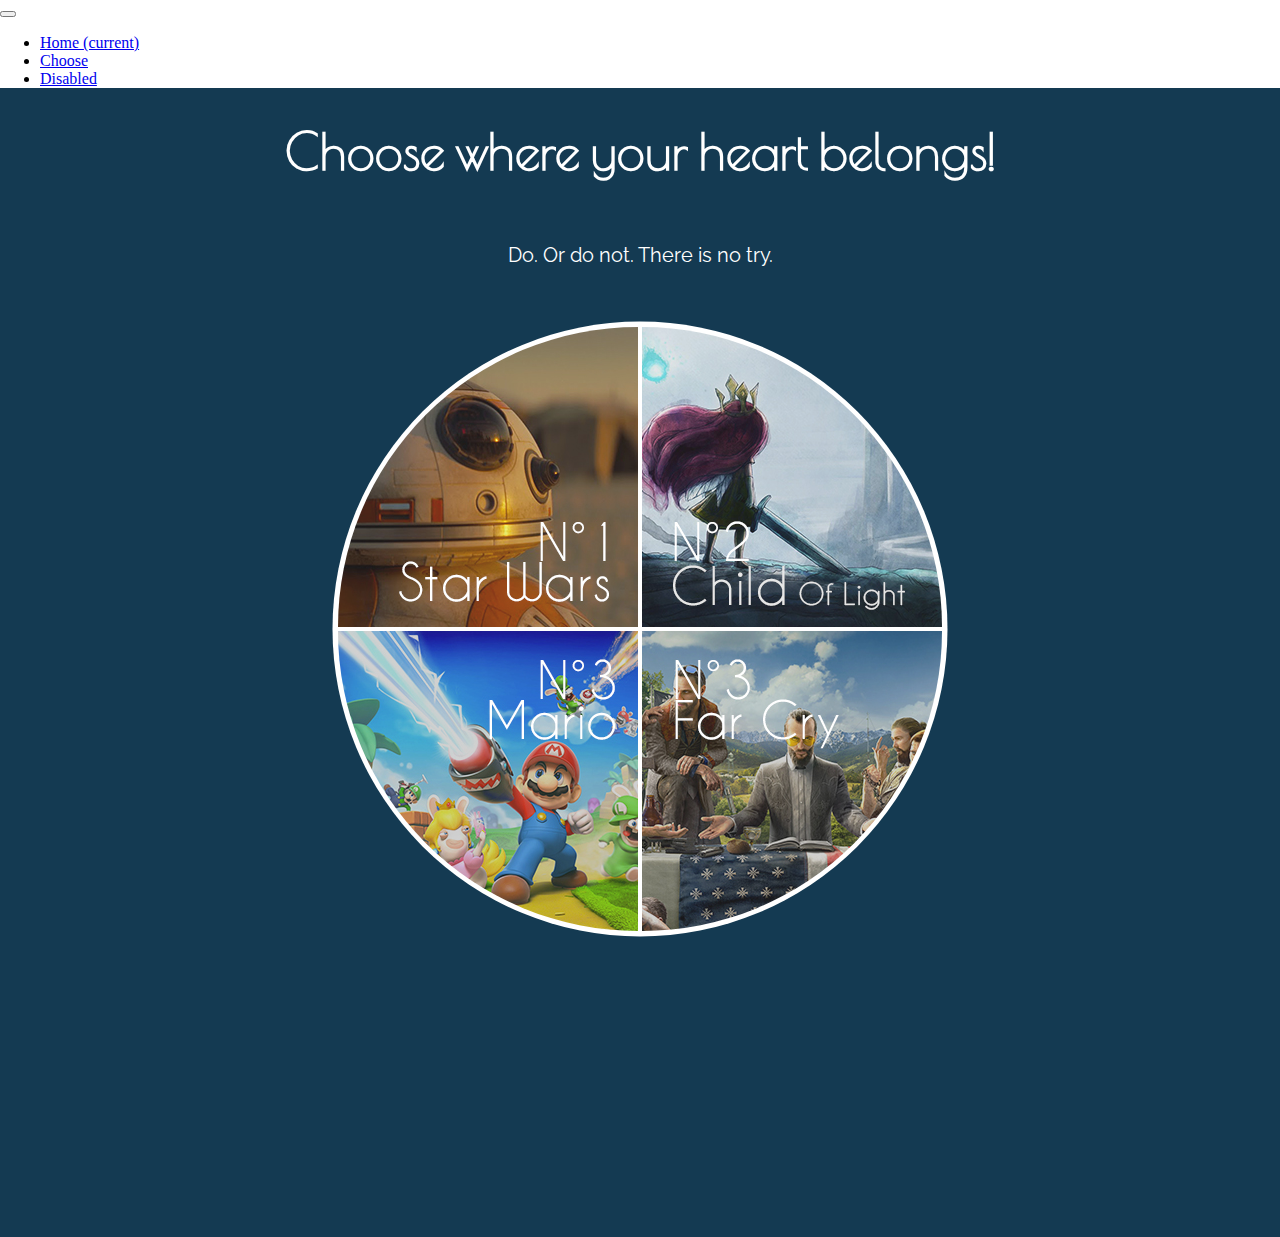
<file: index.html>
<!DOCTYPE html>
<html lang="en">

<head>

  <link rel="stylesheet" href="https://maxcdn.bootstrapcdn.com/bootstrap/4.0.0-beta.2/css/bootstrap.min.css" integrity="sha384-PsH8R72JQ3SOdhVi3uxftmaW6Vc51MKb0q5P2rRUpPvrszuE4W1povHYgTpBfshb" crossorigin="anonymous">

  <meta name="viewport" content="width=device-width, initial-scale=1, shrink-to-fit=no">

  <link href="https://fonts.googleapis.com/css?family=Poiret+One" rel="stylesheet">

  <link href="https://fonts.googleapis.com/css?family=Raleway" rel="stylesheet">

  <link href='style.css' rel='stylesheet'>



  <meta charset="UTF-8">

  <title>Choose your path!</title>

  <meta HTTP-EQUIV="Page-Enter" CONTENT="revealtrans(duration=1.0, transition=1)">
  <meta HTTP-EQUIV="Page-Exit" CONTENT="revealtrans(duration=1.0, transition=1)">
</head>

<body>

<nav class="navbar navbar-default navbar-fixed-top navbar-background-color navbar-expand-lg navbar-light">
  <a class="navbar-brand" href="#"></a>
  <button class="navbar-toggler" type="button" data-toggle="collapse" data-target="#navbarSupportedContent" aria-controls="navbarSupportedContent" aria-expanded="false" aria-label="Toggle navigation">
    <span class="navbar-toggler-icon"></span>
  </button>

  <div class="collapse navbar-collapse" id="navbarSupportedContent">
    <ul class="navbar-nav mr-auto">
      <li class="nav-item active">
        <a class="nav-link" href="#">Home <span class="sr-only">(current)</span></a>
      </li>
      <li class="nav-item">
        <a class="nav-link" href="#">Choose</a>
      </li>

      <li class="nav-item">
        <a class="nav-link disabled" href="#">Disabled</a>
      </li>
    </ul>

  </div>
</nav>


<h1>Choose where your heart belongs!</h1>
  <p>Do. Or do not. There is no try.</p>

<div id="global">

<div id="first_two_images">

<div id="cercle">

  </div>


<a href="page_2.html"><img src="Pictures/new_1.jpg" id="image_1" alt="ton image"/></a>

<a href=""><img src="Pictures/new_2.jpg" id="image_2" alt="ton image"/></a>

</div>

<div id="second_two_images">

<a href=""><img src="Pictures/new_3.jpg" id="image_3" alt="ton image"/></a>

 <a href=""><img src="Pictures/new_4.jpg" id="image_4" alt="ton image"/></a>




</div>
</div>

<script src="https://code.jquery.com/jquery-3.2.1.slim.min.js" integrity="sha384-KJ3o2DKtIkvYIK3UENzmM7KCkRr/rE9/Qpg6aAZGJwFDMVNA/GpGFF93hXpG5KkN" crossorigin="anonymous"></script>
<script src="https://cdnjs.cloudflare.com/ajax/libs/popper.js/1.12.3/umd/popper.min.js" integrity="sha384-vFJXuSJphROIrBnz7yo7oB41mKfc8JzQZiCq4NCceLEaO4IHwicKwpJf9c9IpFgh" crossorigin="anonymous"></script>
<script src="https://maxcdn.bootstrapcdn.com/bootstrap/4.0.0-beta.2/js/bootstrap.min.js" integrity="sha384-alpBpkh1PFOepccYVYDB4do5UnbKysX5WZXm3XxPqe5iKTfUKjNkCk9SaVuEZflJ" crossorigin="anonymous"></script>
</body>

</html>
</file>
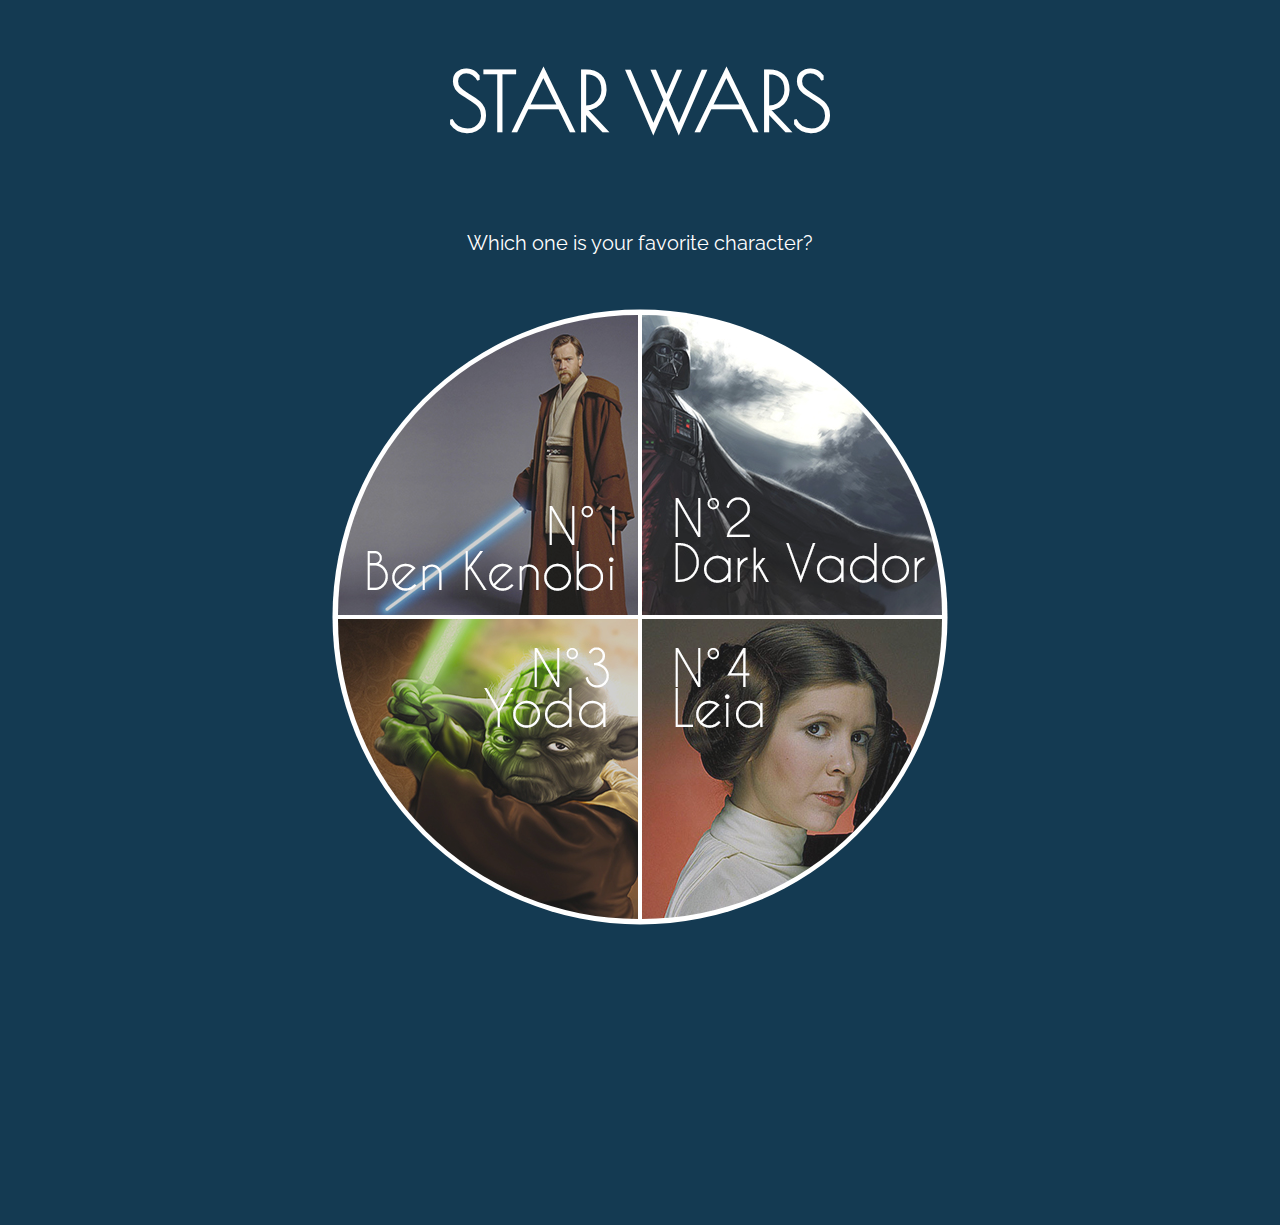
<file: page_2.html>
<!DOCTYPE html>
<html lang="en">
<head>

  <link href="https://fonts.googleapis.com/css?family=Poiret+One" rel="stylesheet">

  <link href="https://fonts.googleapis.com/css?family=Raleway" rel="stylesheet">


  <link href='style_page_2.css' rel='stylesheet'>
  <meta charset="UTF-8">
  <title>Document</title>

  <meta HTTP-EQUIV="Page-Enter" CONTENT="revealtrans(duration=1.0, transition=1)">
  <meta HTTP-EQUIV="Page-Exit" CONTENT="revealtrans(duration=1.0, transition=1)">

</head>
<body>

<h1>STAR WARS</h1>
  <p>Which one is your favorite character?</p>

<div id="global">





<div id="first_two_images">

<div id="cercle">

  </div>


<a href=""><img src="Pictures/small_ben.jpg" id="image_1" alt="ton image"/></a>

<a href=""><img src="Pictures/small_vador.jpg" id="image_2" alt="ton image"/></a>


</div>

<div id="second_two_images">

<a href=""><img src="Pictures/small_yoda.jpg" id="image_3" alt="ton image"/></a>

 <a href=""><img src="Pictures/small_leia.jpg" id="image_4" alt="ton image"/></a>




</div>
</div>

</body>
</html>
</file>
<file: style.css>
html {
  height: 100%;
}

body {
  background-color: #143A52;
  height: 100%;
  margin: 0;
  padding: 0;
  border: 0;
}

#global {
  height: 100%;
  width: 100%;
  border-collapse: collapse;
  text-align: center;
  padding: 10px 0;
  position: relative;
}

#first_two_images {
  margin-left: auto;
  margin-right: auto;
  width:100%;
  margin:0;
  padding:0;
}

#image_1 {
  height:300px;
  width:300px;
  border-radius:300px 0 0 0;"
  float: left;
  margin:0;
  padding:0;
  border: 0;
  transition: all 0.5s ease-in-out 0s;
  opacity: 0.9;
}

#image_1:hover {
    transform: rotate(-2deg);
    opacity: 1;
    transform-origin: bottom left;
}

#image_2 {
  height:300px;
  width:300px;
  border-radius: 0 300px 0 0;"
  float: right;
  margin:0;
  padding:0;
  border: 0;
  transition: all 0.5s ease-in-out 0s;
  opacity: 0.9;
}

#image_2:hover {
  transform: rotate(2deg);
    opacity: 1;
    transform-origin: bottom right;
}

#second_two_images {
  margin-left: auto;
  margin-right: auto;
  width:100%;
  margin:0;
  padding:0;
}

#image_3 {
  height:300px;
  width:300px;
  border-radius: 0 0 0 300px;"
  float: left;
  transition: all 0.5s ease-in-out 0s;
  opacity: 0.9;
}

#image_3:hover {
  transform: rotate(2deg);
    opacity: 1;
    transform-origin: top left;
}

#image_4 {
  height:300px;
  width:300px;
  border-radius: 0  0 300px 0;"
  float: right;
  margin:0;
  padding:0;
  transition: all 0.5s ease-in-out 0s;
  opacity: 0.9;
}

#image_4:hover {
  transform: rotate(-2deg);
    opacity: 1;
    transform-origin: top right;
}

h1 {
  font-family: 'Poiret One';
  font-size: 50px;
  color: white;
  text-align: center;
}

p {
  font-family: "Raleway", sans-serif;
  font-size: 20px;
  padding: 30px;
  color: white;
  text-align: center;
}

#cercle {
    height: 615px;
    width: 615px;
    border-radius: 100%;
    background-color: white;
    position: absolute;
    top: 312px; left: 50%;
    transform: translate(-50%, -50%);
    margin:0;
    padding:0;
}

.navbar-background-color {
  background-color: white;
}
</file>
<file: style_page_2.css>
html {
  height: 100%;
}

body {
  background-color: #143A52;
  height: 100%;
  margin: 0;
  padding: 0;
  border: 0;
}

#global {
  height: 100%;
  width: 100%;
  border-collapse: collapse;
  text-align: center;
  padding: 10px 0;
  position: relative;

}

#first_two_images {
  margin-left: auto;
  margin-right: auto;
  width:100%;
  margin:0;
  padding:0;
}

#image_1 {
  height:300px;
  width:300px;
  border-radius:300px 0 0 0;"
  float: left;
  margin:0;
  padding:0;
  border: 0;
  transition: all 0.5s ease-in-out 0s;
  opacity: 0.9;

}

#image_1:hover {
    transform: rotate(-2deg);
    opacity: 1;
    transform-origin: bottom left;

}

#image_2 {
  height:300px;
  width:300px;
  border-radius: 0 300px 0 0;"
  float: right;
  margin:0;
  padding:0;
  border: 0;
  transition: all 0.5s ease-in-out 0s;
  opacity: 0.9;
}

#image_2:hover {
  transform: rotate(2deg);
    opacity: 1;
    transform-origin: bottom right;
}

#second_two_images {
  margin-left: auto;
  margin-right: auto;
  width:100%;
  margin:0;
  padding:0;
}

#image_3 {
  height:300px;
  width:300px;
  border-radius: 0 0 0 300px;"
  float: left;
  transition: all 0.5s ease-in-out 0s;
  opacity: 0.9;
}

#image_3:hover {
  transform: rotate(2deg);
    opacity: 1;
    transform-origin: top left;
}

#image_4 {
  height:300px;
  width:300px;
  border-radius: 0  0 300px 0;"
  float: right;
  margin:0;
  padding:0;
  transition: all 0.5s ease-in-out 0s;
  opacity: 0.9;
}

#image_4:hover {
  transform: rotate(-2deg);
    opacity: 1;
    transform-origin: top right;
}


h1 {
  font-family: 'Poiret One';
  font-size: 80px;
  color: white;
  text-align: center;
}

p {
  font-family: "Raleway", sans-serif;
  font-size: 20px;
  padding: 30px;
  color: white;
  text-align: center;
}

#cercle {
    height: 615px;
    width: 615px;
    border-radius: 100%;
    background-color: white;
    position: absolute;
    top: 312px; left: 50%;
    transform: translate(-50%, -50%);
    margin:0;
    padding:0;

}
</file>
